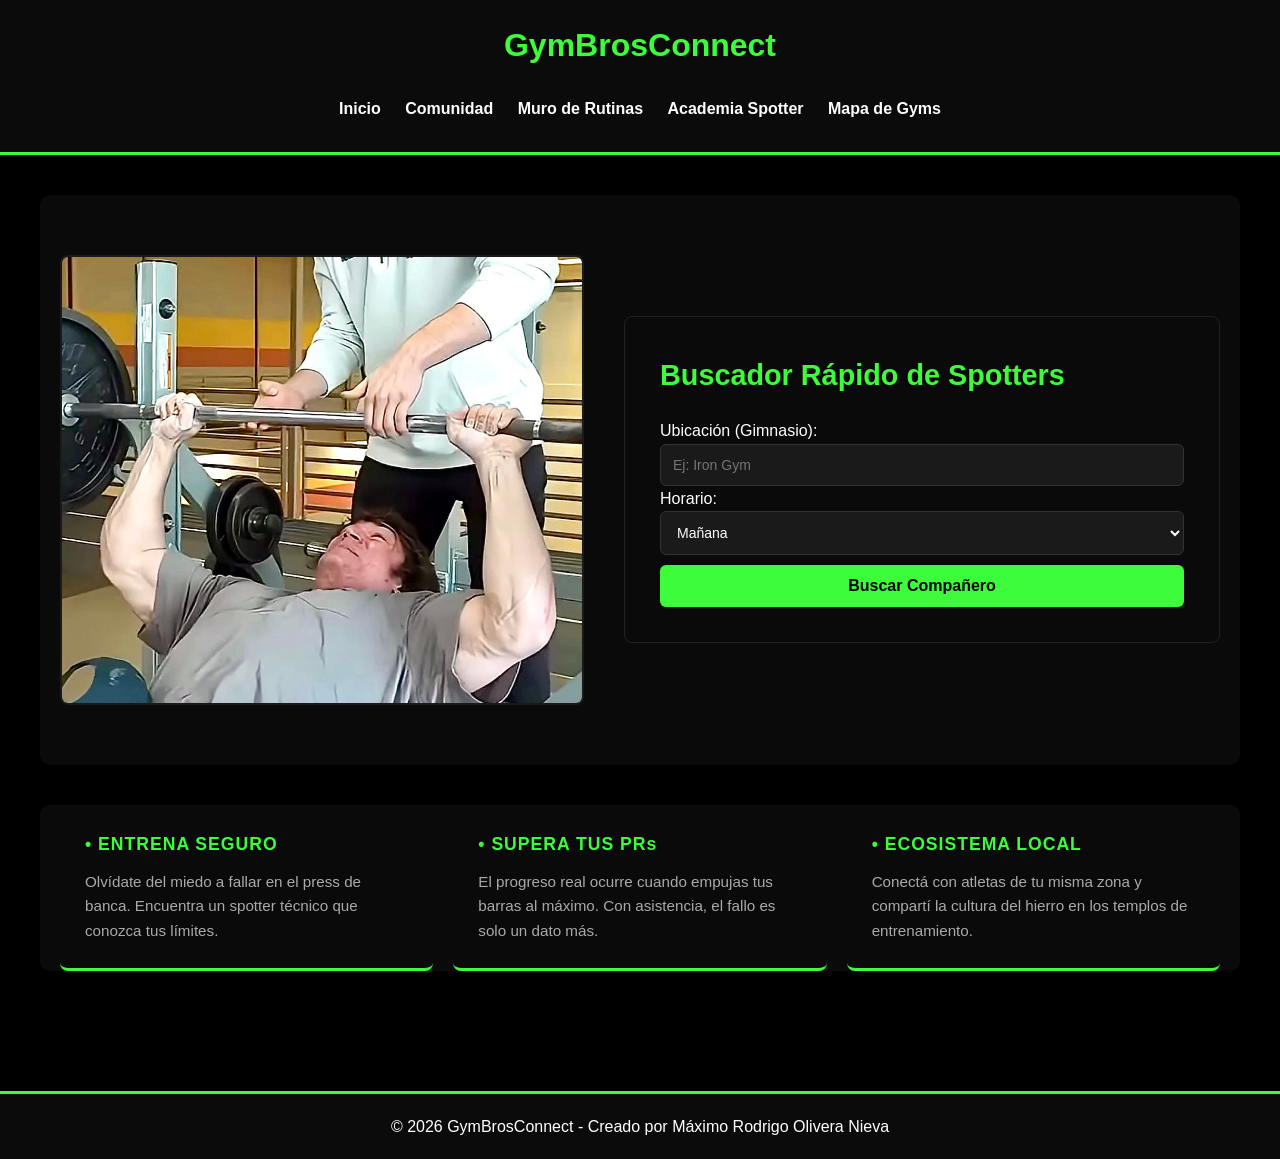
<file: index.html>
<!DOCTYPE html>
<html lang="es">
<head>
    <meta charset="UTF-8">
    <meta name="viewport" content="width=device-width, initial-scale=1.0">
    <title>GymBrosConnect | Inicio</title>
    <link rel="stylesheet" href="css/style.css">
</head>
<body> 
    <header>
        <h1>GymBrosConnect</h1>
        <nav>
            <ul>
                <li><a href="index.html">Inicio</a></li>
                <li><a href="pages/perfiles.html">Comunidad</a></li>
                <li><a href="pages/rutinas.html">Muro de Rutinas</a></li>
                <li><a href="pages/academia.html">Academia Spotter</a></li>
                <li><a href="pages/mapa.html">Mapa de Gyms</a></li>
            </ul>
        </nav>
    </header>

<main>
<section class="hero-container">
        <!-- Lado Izquierdo: La Foto Controlada -->
        <div class="hero-image-box">
            <img src="imagenes/sam-gym.jpeg" alt="Compañero asistiendo en press de banca" class="hero-img-fixed">
        </div>

        <!-- Lado Derecho: Tu Buscador Rápido -->
        <div class="hero-form-box">
            <h2>Buscador Rápido de Spotters</h2>
            <form>
                <label for="gym">Ubicación (Gimnasio):</label>
                <input type="text" id="gym" name="gym" placeholder="Ej: Iron Gym">
                
                <label for="horario">Horario:</label>
                <select id="horario" name="horario">
                    <option value="manana">Mañana</option>
                    <option value="tarde">Tarde</option>
                    <option value="noche">Noche</option>
                </select>
                
                <button type="submit">Buscar Compañero</button>
            </form>
        </div>
    </section>

 <!-- SECCIÓN EXTRA: PILARES DE LA COMUNIDAD -->
    <section class="caracteristicas-container">
        <div class="tarjeta-caracteristica">
            <h3>• ENTRENA SEGURO</h3>
            <p>Olvídate del miedo a fallar en el press de banca. Encuentra un spotter técnico que conozca tus límites.</p>
        </div>
        <div class="tarjeta-caracteristica">
            <h3>• SUPERA TUS PRs</h3>
            <p>El progreso real ocurre cuando empujas tus barras al máximo. Con asistencia, el fallo es solo un dato más.</p>
        </div>
        <div class="tarjeta-caracteristica">
            <h3>• ECOSISTEMA LOCAL</h3>
            <p>Conectá con atletas de tu misma zona y compartí la cultura del hierro en los templos de entrenamiento.</p>
        </div>
    </section>
    </main>

    <footer>
        <p>&copy; 2026 GymBrosConnect - Creado por Máximo Rodrigo Olivera Nieva</p>
    </footer>
<script src="js/script.js"></script>
</body>
</html>
</file>
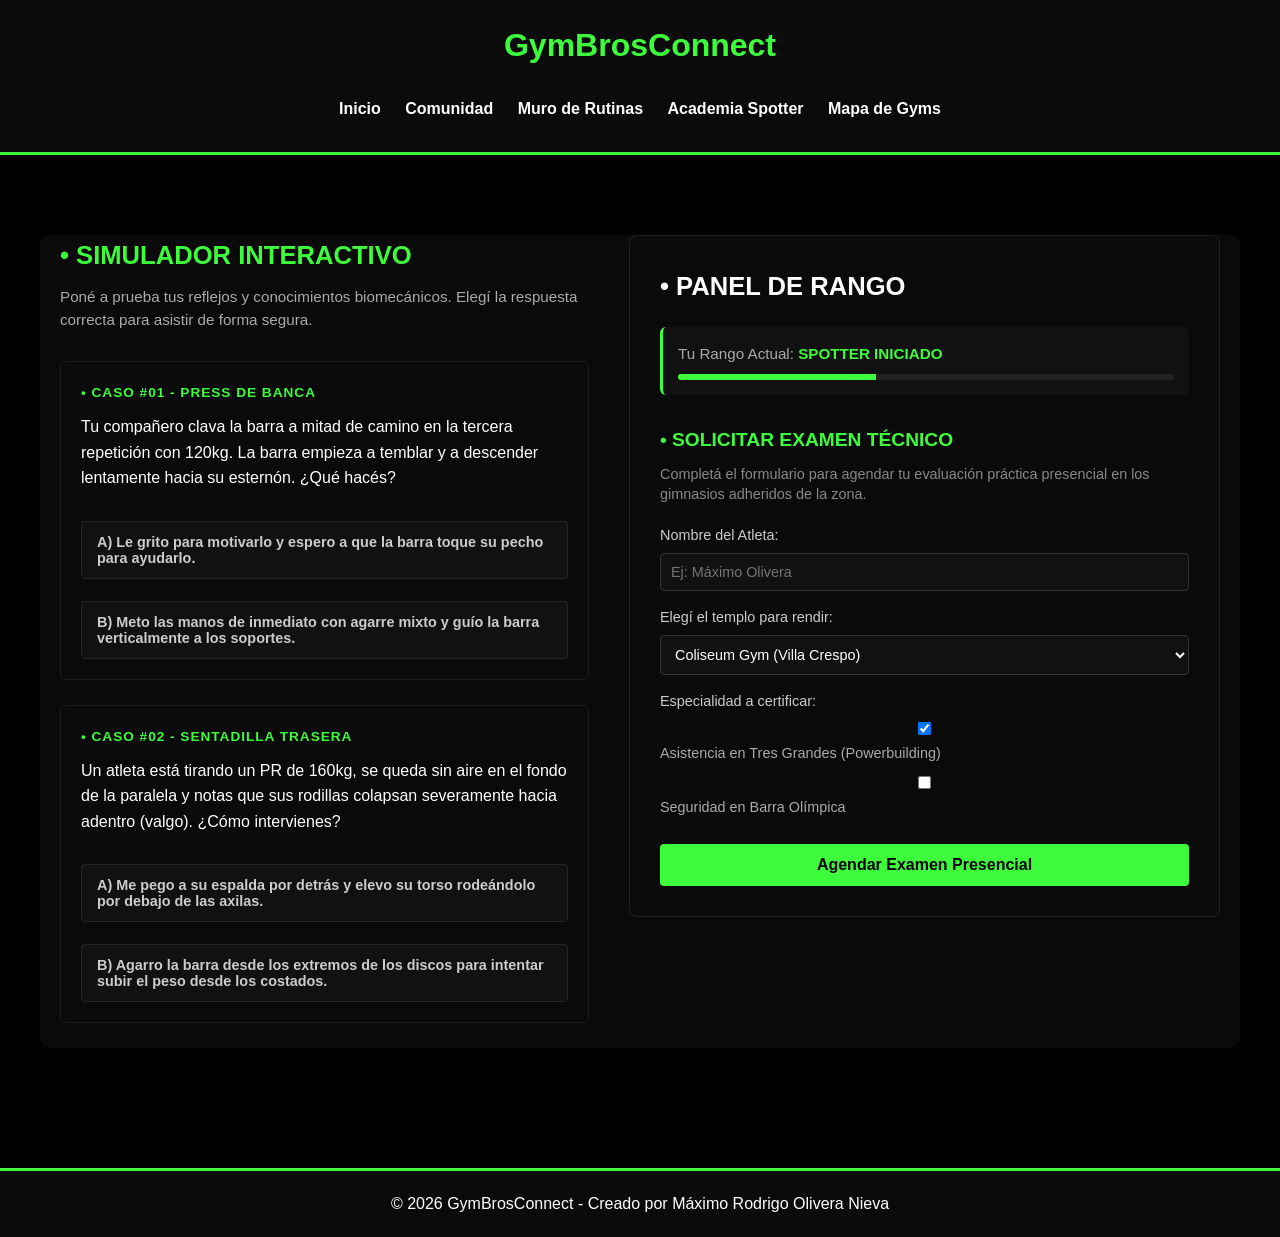
<file: academia.html>
<!DOCTYPE html>
<html lang="es">
<head>
    <meta charset="UTF-8">
    <meta name="viewport" content="width=device-width, initial-scale=1.0">
    <title>Academia Spotter | GymBrosConnect</title>
    <link rel="stylesheet" href="../css/style.css">
</head>
<body>
    <header>
        <h1>GymBrosConnect</h1>
        <nav>
            <ul>
                <li><a href="../index.html">Inicio</a></li>
                <li><a href="perfiles.html">Comunidad</a></li>
                <li><a href="rutinas.html">Muro de Rutinas</a></li>
                <li><a href="academia.html">Academia Spotter</a></li>
                <li><a href="mapa.html">Mapa de Gyms</a></li>
            </ul>
        </nav>
    </header>

    <main>
<!-- CONTENEDOR PRINCIPAL HORIZONTAL -->
    <section class="academia-layout">
        
        <!-- COLUMNA IZQUIERDA: EL SIMULADOR DE SPOTTEO -->
        <div class="simulador-box">
            <h2>• SIMULADOR INTERACTIVO</h2>
            <p class="simulador-bajada">Poné a prueba tus reflejos y conocimientos biomecánicos. Elegí la respuesta correcta para asistir de forma segura.</p>

            <!-- CASO 1: BANCA -->
            <div class="caso-card">
                <span class="caso-tag">• CASO #01 - PRESS DE BANCA</span>
                <p class="caso-pregunta">Tu compañero clava la barra a mitad de camino en la tercera repetición con 120kg. La barra empieza a temblar y a descender lentamente hacia su esternón. ¿Qué hacés?</p>
                <div class="opciones-grupo">
                    <button class="btn-opcion" onclick="alert('❌ INCORRECTO: Si la barra ya está descendiendo, el atleta perdió el control. Esperar a que toque el pecho puede causar una lesión grave en las costillas o el esternón.')">A) Le grito para motivarlo y espero a que la barra toque su pecho para ayudarlo.</button>
                    <button class="btn-opcion" onclick="alert('✅ ¡SPOTTEO PERFECTO!: Metés las manos de inmediato con agarre mixto (una palma arriba, otra abajo) y guiás la barra de forma vertical hacia los soportes, quitando el peso justo para que termine el recorrido de forma segura.')">B) Meto las manos de inmediato con agarre mixto y guío la barra verticalmente a los soportes.</button>
                </div>
            </div>

            <!-- CASO 2: SENTADILLA -->
            <div class="caso-card">
                <span class="caso-tag">• CASO #02 - SENTADILLA TRASERA</span>
                <p class="caso-pregunta">Un atleta está tirando un PR de 160kg, se queda sin aire en el fondo de la paralela y notas que sus rodillas colapsan severamente hacia adentro (valgo). ¿Cómo intervienes?</p>
                <div class="opciones-grupo">
                    <button class="btn-opcion" onclick="alert('✅ ¡SPOTTEO PERFECTO!: Te posicionás pegado detrás de su espalda, acompañando el recorrido, y si falla, rodeás su torso por debajo de las axilas para elevar la carga verticalmente usando la fuerza de tus piernas.')">A) Me pego a su espalda por detrás y elevo su torso rodeándolo por debajo de las axilas.</button>
                    <button class="btn-opcion" onclick="alert('❌ INCORRECTO: Agarrar la barra desde los extremos desestabiliza el peso por completo y puede hacer que el atleta pierda el equilibrio, causando una lesión espinal catastrófica.')">B) Agarro la barra desde los extremos de los discos para intentar subir el peso desde los costados.</button>
                </div>
            </div>
        </div>

        <!-- COLUMNA DERECHA: PANEL DE NIVEL Y EXAMEN -->
        <div class="certificacion-box">
            <h2>• PANEL DE RANGO</h2>
            <div class="rango-status">
                <p>Tu Rango Actual: <span class="rango-destacado">SPOTTER INICIADO</span></p>
                <div class="barra-progreso"><div class="progreso-verde"></div></div>
            </div>

            <h3 class="titulo-form-academia">• SOLICITAR EXAMEN TÉCNICO</h3>
            <p class="bajada-form-academia">Completá el formulario para agendar tu evaluación práctica presencial en los gimnasios adheridos de la zona.</p>
            
            <form class="academia-form">
                <div class="campo-academia">
                    <label>Nombre del Atleta:</label>
                    <input type="text" placeholder="Ej: Máximo Olivera">
                </div>

                <div class="campo-academia">
                    <label>Elegí el templo para rendir:</label>
                    <select>
                        <option>Coliseum Gym (Villa Crespo)</option>
                        <option>SportClub (Caballito)</option>
                        <option>Megatlon (Caballito)</option>
                    </select>
                </div>

                <div class="campo-academia">
                    <label>Especialidad a certificar:</label>
                    <div class="checkbox-group">
                        <label><input type="checkbox" checked> Asistencia en Tres Grandes (Powerbuilding)</label>
                        <label><input type="checkbox"> Seguridad en Barra Olímpica</label>
                    </div>
                </div>

                <button type="button" class="btn-academia-submit" onclick="alert('¡Solicitud registrada! Nos contactamos para coordinar tu examen de Spotter Técnico.')">Agendar Examen Presencial</button>
            </form>
        </div>

    </section>
    </main>

    <footer>
        <p>&copy; 2026 GymBrosConnect - Creado por Máximo Rodrigo Olivera Nieva</p>
    </footer>
</body>
</html>
</file>
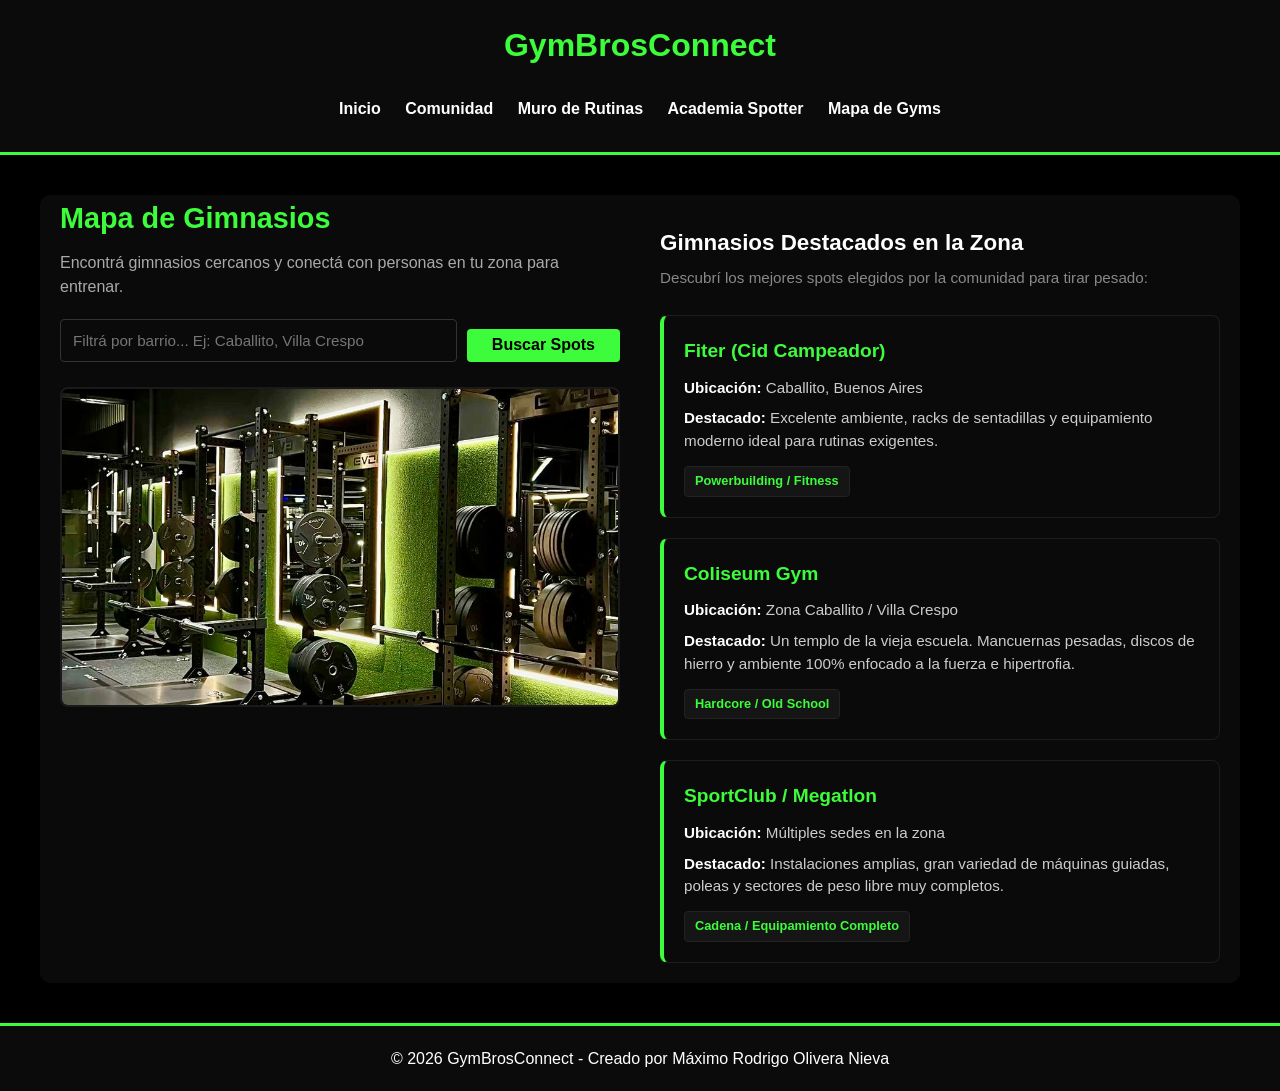
<file: mapa.html>
<!DOCTYPE html>
<html lang="es">
<head>
    <meta charset="UTF-8">
    <meta name="viewport" content="width=device-width, initial-scale=1.0">
    <title>GymBrosConnect | Mapa de Gyms</title>
    <link rel="stylesheet" href="../css/style.css">
</head>
<body>
    <header>
        <h1>GymBrosConnect</h1>
        <nav>
            <ul>
                <li><a href="../index.html">Inicio</a></li>
                <li><a href="perfiles.html">Comunidad</a></li>
                <li><a href="rutinas.html">Muro de Rutinas</a></li>
                <li><a href="academia.html">Academia Spotter</a></li>
                <li><a href="mapa.html">Mapa de Gyms</a></li>
            </ul>
        </nav>
    </header>

<!-- CONTENEDOR PRINCIPAL DOS COLUMNAS -->
    <section class="mapa-layout">
        
        <!-- COLUMNA IZQUIERDA: BUSCADOR Y ESTÉTICA -->
        <div class="mapa-col-izq">
            <h2>Mapa de Gimnasios</h2>
            <p class="mapa-bajada">Encontrá gimnasios cercanos y conectá con personas en tu zona para entrenar.</p>
            
            <!-- Buscador Interactivo Simulado -->
            <div class="buscador-gims-box">
                <input type="text" placeholder="Filtrá por barrio... Ej: Caballito, Villa Crespo">
                <button type="button" onclick="alert('Mostrando los mejores templos de la zona seleccionada')">Buscar Spots</button>
            </div>

            <img src="../imagenes/estetica de gimnasio.jpeg" alt="Estética de gimnasio" class="mapa-img-fixed">
        </div>

        <!-- COLUMNA DERECHA: TARJETAS DE GIMNASIOS -->
        <div class="mapa-col-der contenedor-gimnasios">
            <h3>Gimnasios Destacados en la Zona</h3>
            <p class="subtitulo-muro">Descubrí los mejores spots elegidos por la comunidad para tirar pesado:</p>

            <!-- Tarjeta 1 -->
            <article class="tarjeta-gym">
                <h4>Fiter (Cid Campeador)</h4>
                <p><strong>Ubicación:</strong> Caballito, Buenos Aires</p>
                <p><strong>Destacado:</strong> Excelente ambiente, racks de sentadillas y equipamiento moderno ideal para rutinas exigentes.</p>
                <span class="etiqueta-gym">Powerbuilding / Fitness</span>
            </article>

            <!-- Tarjeta 2 -->
            <article class="tarjeta-gym">
                <h4>Coliseum Gym</h4>
                <p><strong>Ubicación:</strong> Zona Caballito / Villa Crespo</p>
                <p><strong>Destacado:</strong> Un templo de la vieja escuela. Mancuernas pesadas, discos de hierro y ambiente 100% enfocado a la fuerza e hipertrofia.</p>
                <span class="etiqueta-gym">Hardcore / Old School</span>
            </article>

            <!-- Tarjeta 3 -->
            <article class="tarjeta-gym">
                <h4>SportClub / Megatlon</h4>
                <p><strong>Ubicación:</strong> Múltiples sedes en la zona</p>
                <p><strong>Destacado:</strong> Instalaciones amplias, gran variedad de máquinas guiadas, poleas y sectores de peso libre muy completos.</p>
                <span class="etiqueta-gym">Cadena / Equipamiento Completo</span>
            </article>
        </div>
    </section>

    <footer>
        <p>&copy; 2026 GymBrosConnect - Creado por Máximo Rodrigo Olivera Nieva</p>
    </footer>
</body>
</html>
</file>
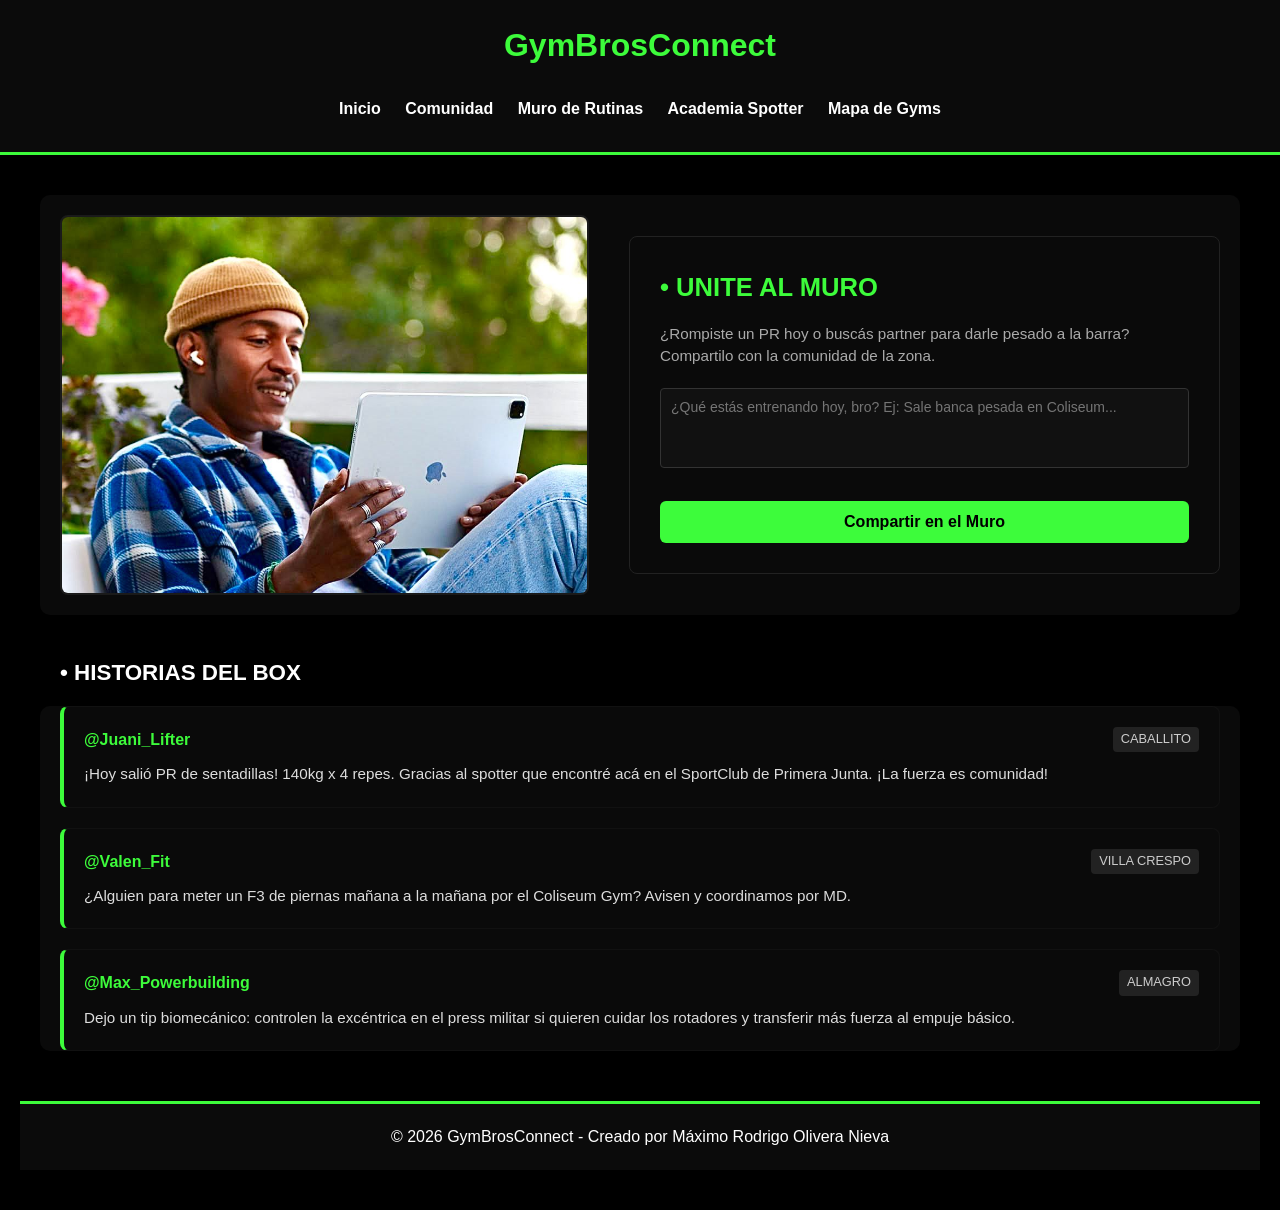
<file: perfiles.html>
<!DOCTYPE html>
<html lang="es">
<head>
    <meta charset="UTF-8">
    <meta name="viewport" content="width=device-width, initial-scale=1.0">
    <title>Comunidad | GymBrosConnect</title>
    <link rel="stylesheet" href="../css/style.css">
</head>
<body>
    <header>
        <h1>GymBrosConnect</h1>
        <nav>
            <ul>
                <li><a href="../index.html">Inicio</a></li>
                <li><a href="perfiles.html">Comunidad</a></li>
                <li><a href="rutinas.html">Muro de Rutinas</a></li>
                <li><a href="academia.html">Academia Spotter</a></li>
                <li><a href="mapa.html">Mapa de Gyms</a></li>
            </ul>
        </nav>
    </header>

    <main>
<section class="comunidad-hero">
        <div class="comunidad-image-box">
            <img src="../imagenes/comunidad-gym.jpeg" alt="Comunidad Gymbros" class="comunidad-img-fixed">
        </div>

        <div class="comunidad-share-box">
            <h2>• UNITE AL MURO</h2>
            <p>¿Rompiste un PR hoy o buscás partner para darle pesado a la barra? Compartilo con la comunidad de la zona.</p>
            <form class="mini-post-form">
                <textarea placeholder="¿Qué estás entrenando hoy, bro? Ej: Sale banca pesada en Coliseum..."></textarea>
                <button type="button" onclick="alert('¡Posteo enviado al muro de la comunidad!')">Compartir en el Muro</button>
            </form>
        </div>
    </section>

    <h2 class="titulo-muro">• HISTORIAS DEL BOX</h2>
    <section class="muro-feed">
        <div class="tarjeta-post">
            <div class="post-header">
                <span class="post-user">@Juani_Lifter</span>
                <span class="post-tag">Caballito</span>
            </div>
            <p class="post-content">¡Hoy salió PR de sentadillas! 140kg x 4 repes. Gracias al spotter que encontré acá en el SportClub de Primera Junta. ¡La fuerza es comunidad!</p>
        </div>

        <div class="tarjeta-post">
            <div class="post-header">
                <span class="post-user">@Valen_Fit</span>
                <span class="post-tag">Villa Crespo</span>
            </div>
            <p class="post-content">¿Alguien para meter un F3 de piernas mañana a la mañana por el Coliseum Gym? Avisen y coordinamos por MD.</p>
        </div>

        <div class="tarjeta-post">
            <div class="post-header">
                <span class="post-user">@Max_Powerbuilding</span>
                <span class="post-tag">Almagro</span>
            </div>
            <p class="post-content">Dejo un tip biomecánico: controlen la excéntrica en el press militar si quieren cuidar los rotadores y transferir más fuerza al empuje básico.</p>
        </div>
    </section>

    <footer>
        <p>&copy; 2026 GymBrosConnect - Creado por Máximo Rodrigo Olivera Nieva</p>
    </footer>
</body>
</html>
</file>
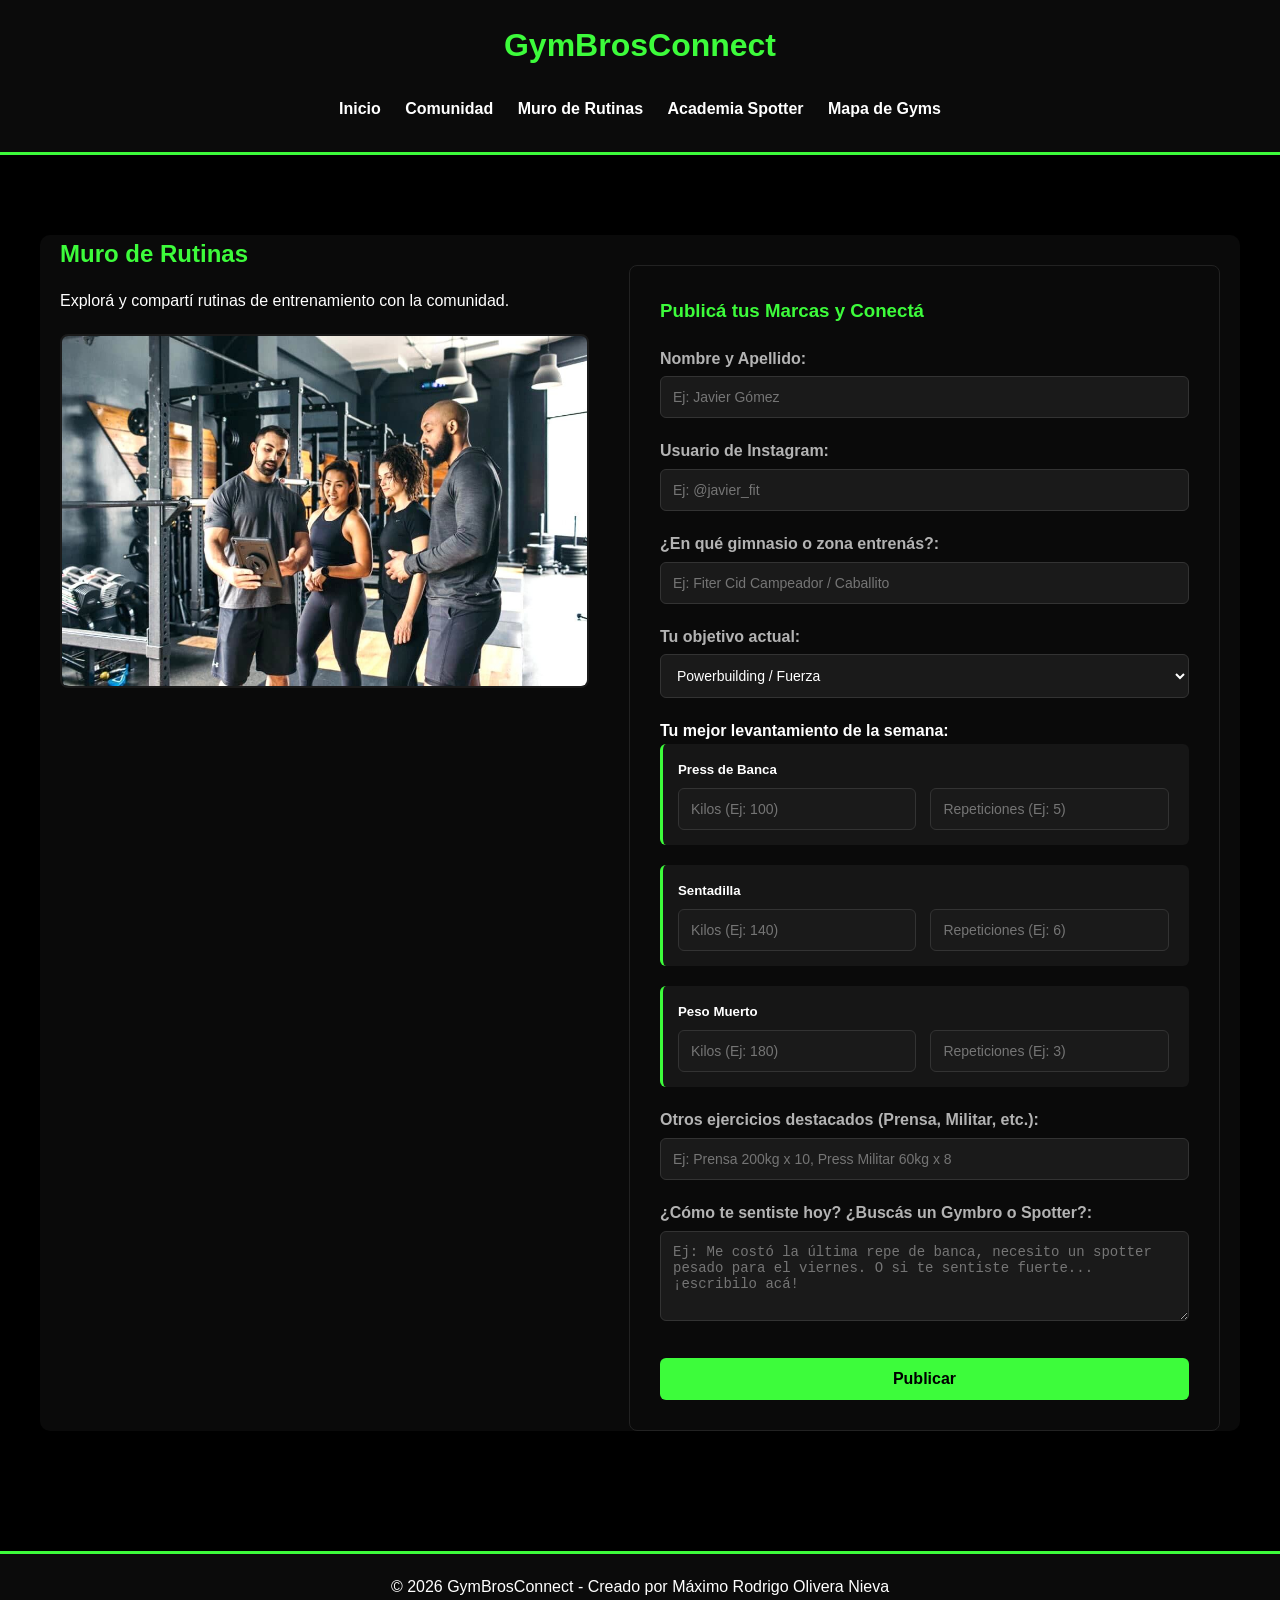
<file: rutinas.html>
<!DOCTYPE html>
<html lang="es">
<head>
    <meta charset="UTF-8">
    <meta name="viewport" content="width=device-width, initial-scale=1.0">
    <title>Muro de Rutinas | GymBrosConnect</title>
    <link rel="stylesheet" href="../css/style.css">
</head>
<body>
    <header>
        <h1>GymBrosConnect</h1>
        <nav>
            <ul>
                <li><a href="../index.html">Inicio</a></li>
                <li><a href="perfiles.html">Comunidad</a></li>
                <li><a href="rutinas.html">Muro de Rutinas</a></li>
                <li><a href="academia.html">Academia Spotter</a></li>
                <li><a href="mapa.html">Mapa de Gyms</a></li>
            </ul>
        </nav>
    </header>

    <main>
        <!-- Contenedor principal que agrupa las dos columnas -->
    <section class="muro-container">
        
        <!-- COLUMNA IZQUIERDA: Títulos e Imagen -->
        <div class="muro-col-izq">
            <h2>Muro de Rutinas</h2>
            <p>Explorá y compartí rutinas de entrenamiento con la comunidad.</p>
            <img src="../imagenes/grupo-gym.jpeg" alt="Grupo de gymbros entrenando" class="muro-img-fixed">
        </div>

        <!-- COLUMNA DERECHA: El inicio del Formulario -->
        <div class="contenedor-formulario muro-col-der">
                <h3>Publicá tus Marcas y Conectá</h3>
                <form action="#">
                    
                    <div class="grupo-campo">
                        <label for="nombre">Nombre y Apellido:</label>
                        <input type="text" id="nombre" name="nombre" placeholder="Ej: Javier Gómez" required>
                    </div>

                    <div class="grupo-campo">
                        <label for="instagram">Usuario de Instagram:</label>
                        <input type="text" id="instagram" name="instagram" placeholder="Ej: @javier_fit" required>
                    </div>

                    <div class="grupo-campo">
                        <label for="gimnasio">¿En qué gimnasio o zona entrenás?:</label>
                        <input type="text" id="gimnasio" name="gimnasio" placeholder="Ej: Fiter Cid Campeador / Caballito" required>
                    </div>

                    <div class="grupo-campo">
                        <label for="objetivo">Tu objetivo actual:</label>
                        <select id="objetivo" name="objetivo">
                            <option value="fuerza">Powerbuilding / Fuerza</option>
                            <option value="hipertrofia">Estética / Hipertrofia</option>
                            <option value="definicion">Definición</option>
                        </select>
                    </div>

                    <h4>Tu mejor levantamiento de la semana:</h4>
                    
                    <div class="bloque-ejercicio">
                        <h5>Press de Banca</h5>
                        <input type="number" name="banca-kg" placeholder="Kilos (Ej: 100)" min="0">
                        <input type="number" name="banca-reps" placeholder="Repeticiones (Ej: 5)" min="0">
                    </div>

                    <div class="bloque-ejercicio">
                        <h5>Sentadilla</h5>
                        <input type="number" name="sentadilla-kg" placeholder="Kilos (Ej: 140)" min="0">
                        <input type="number" name="sentadilla-reps" placeholder="Repeticiones (Ej: 6)" min="0">
                    </div>

                    <div class="bloque-ejercicio">
                        <h5>Peso Muerto</h5>
                        <input type="number" name="deadlift-kg" placeholder="Kilos (Ej: 180)" min="0">
                        <input type="number" name="deadlift-reps" placeholder="Repeticiones (Ej: 3)" min="0">
                    </div>

                    <div class="grupo-campo">
                        <label for="otros-ejercicios">Otros ejercicios destacados (Prensa, Militar, etc.):</label>
                        <input type="text" id="otros-ejercicios" name="otros-ejercicios" placeholder="Ej: Prensa 200kg x 10, Press Militar 60kg x 8">
                    </div>

                    <div class="grupo-campo">
                        <label for="comentarios">¿Cómo te sentiste hoy? ¿Buscás un Gymbro o Spotter?:</label>
                        <textarea id="comentarios" name="comentarios" rows="4" placeholder="Ej: Me costó la última repe de banca, necesito un spotter pesado para el viernes. O si te sentiste fuerte... ¡escribilo acá!"></textarea>
                    </div>

                    <button type="submit" class="btn-publicar">Publicar</button>
                </form>
            </div>
        </section>
    </main>

    <footer>
        <p>&copy; 2026 GymBrosConnect - Creado por Máximo Rodrigo Olivera Nieva</p>
    </footer>
<script src="../js/script.js"></script>
</body>
</html>
</file>
<file: css/style.css>
/* * RESET * */
* {
    margin: 0;
    padding: 0;
    box-sizing: border-box;
}

/* * BODY * */
body {
    font-family: Arial, Helvetica, sans-serif;
    background-color: #000000; /* Negro oscuridad absoluta */
    color: white;
    line-height: 1.6;
}

/* * HEADER * */
header {
    background-color: #0b0b0b; /* Encabezado casi negro */
    padding: 20px;
    text-align: center;
    border-bottom: 3px solid #3dfc3b; /* Tu nuevo Verde Flúor */
}

header h1 {
    color: #3dfc3b; /* Letras principales en Verde Flúor */
    margin-bottom: 15px;
}

/* * NAV * */
nav ul {
    list-style: none;
}

nav ul li {
    display: inline-block;
    margin: 10px;
}

nav ul li a {
    color: white;
    text-decoration: none;
    font-weight: bold;
    transition: 0.3s;
}

nav ul li a:hover {
    color: #3dfc3b; /* Iluminación Verde Flúor al pasar el mouse */
}

/* * MAIN * */
main {
    padding: 40px 20px;
}

main img {
    width: 100%;
    max-width: 550px;
    height: auto;
    display: block;
    margin: 20px 0;
    border-radius: 6px;
    border: 1px solid #1a1a1a;
}

/* * SECTIONS * */
section {
    margin-bottom: 50px;
    background-color: #0a0a0a; /* Fondo de sección muy oscuro */
    padding: 25px;
    border-radius: 10px;
}

h2 {
    color: #3dfc3b; /* Subtítulos en Verde Flúor */
    margin-bottom: 15px;
}

/* * FORM (Muro de Rutinas) * */
form {
    margin-top: 20px;
}

.contenedor-formulario {
    background-color: #111111; /* Gris carbono para resaltar del fondo */
    padding: 25px;
    border-radius: 8px;
    border: 1px solid #222222;
    margin-top: 30px;
    max-width: 600px;
}

.contenedor-formulario h3 {
    color: #3dfc3b;
    margin-bottom: 20px;
}

.grupo-campo {
    margin-bottom: 20px;
}

.grupo-campo label {
    display: block;
    font-weight: bold;
    margin-bottom: 5px;
    color: #b3b3b3; /* Gris claro para etiquetas secundarias */
}

/* Estilos para inputs, select y cuadro de texto largo */
input, select, textarea {
    width: 100%;
    padding: 12px;
    background-color: #1a1a1a; /* Fondo oscuro para las cajas */
    color: white;
    border: 1px solid #333333;
    border-radius: 6px;
    font-size: 14px;
}

/* Cuando hacés clic para escribir, se ilumina en verde flúor */
input:focus, select:focus, textarea:focus {
    outline: none;
    border-color: #3dfc3b;
}

/* Bloques para Kilos y Repes en paralelo */
.bloque-ejercicio {
    background-color: #161616;
    padding: 15px;
    border-radius: 6px;
    margin-bottom: 15px;
    border-left: 3px solid #3dfc3b; /* Línea flúor de diseño al costado */
}

.bloque-ejercicio h5 {
    margin-bottom: 8px;
    color: white;
}

.bloque-ejercicio input {
    width: 48%;
    display: inline-block;
    margin-right: 2%;
}

.bloque-ejercicio input:last-child {
    margin-right: 0;
}

/* * TARGETAS GIMNASIOS (Mapa de Gyms) * */
.contenedor-gimnasios {
    margin-top: 30px;
    max-width: 800px;
}

.contenedor-gimnasios h3 {
    color: white;
    margin-bottom: 15px;
}

.tarjeta-gym {
    background-color: #111111; /* Gris carbono de fondo */
    padding: 20px;
    border-radius: 8px;
    margin-bottom: 20px;
    border: 1px solid #222222;
    transition: 0.3s;
}

/* Efecto pro: al pasar el mouse por el gym, brilla el borde en flúor */
.tarjeta-gym:hover {
    border-color: #3dfc3b;
    transform: translateY(-2px);
}

.tarjeta-gym h4 {
    color: #3dfc3b; /* Nombre del Gym en verde flúor */
    margin-bottom: 10px;
    font-size: 18px;
}

.tarjeta-gym p {
    font-size: 14px;
    color: #e0e0e0;
    margin-bottom: 5px;
}

.etiqueta-gym {
    display: inline-block;
    background-color: rgba(61, 252, 59, 0.1); /* Fondo verde traslúcido */
    color: #3dfc3b;
    padding: 4px 10px;
    border-radius: 4px;
    font-size: 12px;
    font-weight: bold;
    margin-top: 10px;
    border: 1px solid rgba(61, 252, 59, 0.3);
}

/* * BUTTONS * */
button, .btn-publicar {
    background-color: #3dfc3b; /* Fondo Verde Flúor */
    color: black; /* Letras negras para un contraste brutal */
    padding: 12px 24px;
    border: none;
    border-radius: 6px;
    cursor: pointer;
    font-weight: bold;
    font-size: 16px;
    transition: 0.3s;
    width: 100%;
    margin-top: 10px;
}

button:hover, .btn-publicar:hover {
    background-color: white; /* Cambia a blanco al pasar el mouse */
    color: black;
}

/* * FOOTER * */
footer {
    background-color: #0b0b0b;
    text-align: center;
    padding: 20px;
    margin-top: 40px;
    border-top: 3px solid #3dfc3b;
}


/* --- ESTRUCTURA HERO (FOTO + FORMULARIO AL LADO) --- */
.hero-container {
    display: flex;
    flex-direction: row;
    align-items: center;
    justify-content: space-between;
    gap: 40px; /* Separa la foto del buscador */
    padding: 40px 20px;
    max-width: 1200px;
    margin: 0 auto;
}

/* Le damos mitad de espacio a cada caja */
.hero-image-box, 
.hero-form-box {
    flex: 1;
    width: 50%;
}

/* Domamos la foto vertical para que encaje estética en PC */
.hero-img-fixed {
    width: 100%;
    height: 450px; /* Altura controlada */
    object-fit: cover; /* Recorta de forma inteligente sin deformar */
    border-radius: 8px;
    border: 2px solid #1a1a1a;
}

/* Caja brutalista para el formulario */
.hero-form-box {
    background-color: #0a0a0a; 
    padding: 35px;
    border-radius: 8px;
    border: 1px solid #222222;
}

.hero-form-box h2 {
    color: #3dfc3b; /* Tu verde flúor */
    font-size: 1.8rem;
    margin-bottom: 20px;
} 
/* --- SECCIÓN CARACTERÍSTICAS (TRES COLUMNAS BRUTALISTAS) --- */
.caracteristicas-container {
    display: flex;
    flex-direction: row;
    justify-content: space-between;
    gap: 20px;
    max-width: 1200px;
    margin: 40px auto;
    padding: 0 20px;
}

.tarjeta-caracteristica {
    flex: 1;
    background-color: #0a0a0a;
    padding: 25px;
    border-radius: 8px;
    border-bottom: 3px solid #3dfc3b;
    text-align: left;
}

.tarjeta-caracteristica h3 {
    color: #3dfc3b;
    font-size: 1.1rem;
    margin-bottom: 12px;
    font-weight: bold;
    letter-spacing: 1px;
}

.tarjeta-caracteristica p {
    color: #aaaaaa;
    font-size: 0.95rem;
    line-height: 1.6;
}
/* --- SECCIÓN COMUNIDAD DISEÑO COMPACTO --- */
.comunidad-hero {
    display: flex;
    flex-direction: row;
    align-items: center;
    justify-content: space-between;
    gap: 40px;
    max-width: 1200px;
    margin: 0 auto 40px auto;
    padding: 0 20px;
}

.comunidad-image-box, 
.comunidad-share-box {
    flex: 1;
    width: 50%;
}

.comunidad-img-fixed {
    width: 100%;
    height: 380px;
    object-fit: cover;
    border-radius: 8px;
    border: 2px solid #1a1a1a;
}

.comunidad-share-box {
    background-color: #0a0a0a;
    padding: 30px;
    border-radius: 8px;
    border: 1px solid #222222;
}

.comunidad-share-box h2 {
    color: #3dfc3b;
    font-size: 1.6rem;
    margin-bottom: 15px;
}

.comunidad-share-box p {
    color: #aaaaaa;
    font-size: 0.95rem;
    line-height: 1.5;
    margin-bottom: 15px;
}

.mini-post-form textarea {
    width: 100%;
    height: 80px;
    background-color: #111111;
    border: 1px solid #333333;
    border-radius: 4px;
    color: #ffffff;
    padding: 10px;
    font-family: Arial, sans-serif;
    resize: none;
    margin-bottom: 15px;
}

.mini-post-form textarea:focus {
    outline: none;
    border-color: #3dfc3b;
}

/* --- FEED DEL MURO DE COMUNIDAD --- */
.titulo-muro {
    max-width: 1200px;
    margin: 20px auto 15px auto;
    padding: 0 20px;
    color: #ffffff;
    font-size: 1.4rem;
}

.muro-feed {
    display: flex;
    flex-direction: column;
    gap: 20px;
    max-width: 1200px;
    margin: 0 auto 50px auto;
    padding: 0 20px;
}

.tarjeta-post {
    background-color: #0a0a0a;
    padding: 20px;
    border-radius: 8px;
    border-left: 4px solid #3dfc3b; /* Línea verde característica al costado */
    border-top: 1px solid #111111;
    border-right: 1px solid #111111;
    border-bottom: 1px solid #111111;
}

.post-header {
    display: flex;
    justify-content: space-between;
    margin-bottom: 10px;
}

.post-user {
    color: #3dfc3b;
    font-weight: bold;
    font-size: 1rem;
}

.post-tag {
    background-color: #222222;
    color: #cccccc;
    padding: 2px 8px;
    border-radius: 4px;
    font-size: 0.8rem;
    text-transform: uppercase;
}

.post-content {
    color: #dddddd;
    font-size: 0.95rem;
    line-height: 1.6;
} 
/* --- DISEÑO MURO DE RUTINAS (FOTO + FORMULARIO AL LADO) --- */
.muro-container {
    display: flex;
    flex-direction: row;
    align-items: flex-start;
    justify-content: space-between;
    gap: 40px;
    max-width: 1200px;
    margin: 40px auto;
    padding: 0 20px;
}

/* Distribución de las dos columnas */
.muro-col-izq {
    flex: 1;
    width: 45%;
    position: sticky;
    top: 20px;
}

.contenedor-formulario.muro-col-der {
    flex: 1;
    width: 55%;
    background-color: #0a0a0a;
    padding: 30px;
    border-radius: 8px;
    border: 1px solid #222222;
}

/* Control de la foto del muro */
.muro-img-fixed {
    width: 100%;
    height: auto;
    max-height: 400px;
    object-fit: cover;
    border-radius: 8px;
    border: 2px solid #1a1a1a;
    margin-top: 20px;
}

/* Ajustes para los campos del formulario */
.grupo-campo, .bloque-ejercicio {
    margin-bottom: 20px;
}

.contenedor-formulario h3 {
    color: #3dfc3b;
    margin-bottom: 15px;
}
/* --- SECCIÓN ACADEMIA INTERACTIVA (SIN IMÁGENES) --- */
.academia-layout {
    display: flex;
    flex-direction: row;
    justify-content: space-between;
    align-items: flex-start;
    gap: 40px;
    max-width: 1200px;
    margin: 40px auto;
    padding: 0 20px;
}

/* Distribución simétrica 50% y 50% */
.simulador-box {
    flex: 1;
    width: 50%;
}

.certificacion-box {
    flex: 1;
    width: 50%;
    background-color: #0a0a0a;
    padding: 30px;
    border-radius: 8px;
    border: 1px solid #222222;
}

/* Estilos del Simulador (Lado Izquierdo) */
.simulador-box h2 {
    color: #3dfc3b; /* Tu verde flúor */
    font-size: 1.6rem;
    margin-bottom: 10px;
}

.simulador-bajada {
    color: #aaaaaa;
    font-size: 0.95rem;
    line-height: 1.5;
    margin-bottom: 30px;
}

.caso-card {
    background-color: #0a0a0a;
    border: 1px solid #1c1c1c;
    border-radius: 6px;
    padding: 20px;
    margin-bottom: 25px;
}

.caso-tag {
    color: #3dfc3b;
    font-weight: bold;
    font-size: 0.85rem;
    letter-spacing: 1px;
    display: block;
    margin-bottom: 10px;
}

.caso-pregunta {
    color: #ffffff;
    font-size: 1rem;
    line-height: 1.6;
    margin-bottom: 20px;
}

.opciones-grupo {
    display: flex;
    flex-direction: column;
    gap: 12px;
}

.btn-opcion {
    background-color: #111111;
    color: #cccccc;
    border: 1px solid #252525;
    padding: 12px 15px;
    text-align: left;
    border-radius: 4px;
    cursor: pointer;
    font-size: 0.9rem;
    transition: all 0.2s ease;
}

.btn-opcion:hover {
    border-color: #3dfc3b;
    color: #ffffff;
    background-color: #151515;
}

/* Estilos del Panel de Rango y Formulario (Lado Derecho) */
.certificacion-box h2 {
    color: #ffffff;
    font-size: 1.6rem;
    margin-bottom: 20px;
}

.rango-status {
    background-color: #111111;
    padding: 15px;
    border-radius: 6px;
    margin-bottom: 30px;
    border-left: 3px solid #3dfc3b;
}

.rango-status p {
    color: #aaaaaa;
    font-size: 0.95rem;
    margin-bottom: 8px;
}

.rango-destacado {
    color: #3dfc3b;
    font-weight: bold;
}

.barra-progreso {
    width: 100%;
    height: 6px;
    background-color: #222222;
    border-radius: 3px;
    overflow: hidden;
}

.progreso-verde {
    width: 40%;
    height: 100%;
    background-color: #3dfc3b;
}

.titulo-form-academia {
    color: #3dfc3b;
    font-size: 1.2rem;
    margin-bottom: 8px;
}

.bajada-form-academia {
    color: #888888;
    font-size: 0.9rem;
    margin-bottom: 20px;
    line-height: 1.4;
}

/* Campos de entrada rústicos */
.campo-academia {
    margin-bottom: 15px;
}

.campo-academia label {
    display: block;
    color: #cccccc;
    font-size: 0.9rem;
    margin-bottom: 6px;
}

.campo-academia input[type="text"],
.campo-academia select {
    width: 100%;
    background-color: #111111;
    border: 1px solid #333333;
    color: #ffffff;
    padding: 10px;
    border-radius: 4px;
    font-size: 0.9rem;
}

.campo-academia input:focus,
.campo-academia select:focus {
    outline: none;
    border-color: #3dfc3b;
}

.checkbox-group label {
    display: block;
    margin-bottom: 8px;
    font-size: 0.9rem;
    color: #aaaaaa;
}

.btn-academia-submit {
    width: 100%;
    background-color: #3dfc3b;
    color: #000000;
    border: none;
    padding: 12px;
    font-weight: bold;
    font-size: 1rem;
    border-radius: 4px;
    cursor: pointer;
    margin-top: 10px;
}

.btn-academia-submit:hover {
    background-color: #32d630;
}
/* --- SECCIÓN MAPA DE GIMNASIOS (DISEÑO HORIZONTAL) --- */
.mapa-layout {
    display: flex;
    flex-direction: row;
    justify-content: space-between;
    align-items: flex-start;
    gap: 40px;
    max-width: 1200px;
    margin: 40px auto;
    padding: 0 20px;
}

/* División de pantallas */
.mapa-col-izq {
    flex: 1;
    width: 45%;
    position: sticky;
    top: 20px;
}

.mapa-col-der {
    flex: 1;
    width: 55%;
}

/* Estilos de la izquierda */
.mapa-col-izq h2 {
    color: #3dfc3b; /* Tu verde flúor */
    font-size: 1.8rem;
    margin-bottom: 10px;
}

.mapa-bajada {
    color: #aaaaaa;
    font-size: 1rem;
    line-height: 1.5;
    margin-bottom: 20px;
}

/* Caja del Buscador rústico */
.buscador-gims-box {
    display: flex;
    gap: 10px;
    margin-bottom: 25px;
}

.buscador-gims-box input {
    flex: 1;
    width: 100%; /* Esto obliga al cuadro a estirarse hacia la izquierda */
    background-color: #0a0a0a;
    border: 1px solid #333333;
    color: #ffffff;
    padding: 12px;
    border-radius: 4px;
    font-size: 0.95rem;
}

.buscador-gims-box input:focus {
    outline: none;
    border-color: #3dfc3b;
}

.buscador-gims-box button {
    width: auto; /* Anula el ancho completo para que no aplaste al input */
    background-color: #3dfc3b;
    color: #000000;
    border: none;
    padding: 0 25px;
    font-weight: bold;
    border-radius: 4px;
    cursor: pointer;
    white-space: nowrap;
}
.mapa-img-fixed {
    width: 100%;
    height: 320px;
    object-fit: cover;
    border-radius: 8px;
    border: 2px solid #1a1a1a;
}

/* Estilos de las tarjetas (Derecha) */
.mapa-col-der h3 {
    color: #ffffff;
    font-size: 1.4rem;
    margin-bottom: 5px;
}

.subtitulo-muro {
    color: #888888;
    font-size: 0.95rem;
    margin-bottom: 25px;
}

.tarjeta-gym {
    background-color: #0a0a0a;
    border: 1px solid #1c1c1c;
    padding: 20px;
    border-radius: 8px;
    margin-bottom: 20px;
    border-left: 4px solid #3dfc3b; /* Detalle brutalista verde al costado */
}

.tarjeta-gym h4 {
    color: #3dfc3b;
    font-size: 1.2rem;
    margin-bottom: 10px;
}

.tarjeta-gym p {
    color: #cccccc;
    font-size: 0.95rem;
    line-height: 1.5;
    margin-bottom: 8px;
}

.tarjeta-gym strong {
    color: #ffffff;
}

.etiqueta-gym {
    display: inline-block;
    background-color: #151515;
    color: #3dfc3b;
    border: 1px solid #222222;
    padding: 4px 10px;
    font-size: 0.8rem;
    border-radius: 4px;
    margin-top: 5px;
    font-weight: bold;
}
/* * RESPONSIVE * */ 
@media(max-width: 768px) {
    nav ul li {
        display: block;
        margin: 15px 0;
    }
    
    main {
        padding: 20px;
    }
    
    .bloque-ejercicio input {
        width: 100%;
        margin-right: 0;
        margin-bottom: 10px;
    }
    
    .bloque-ejercicio input:last-child {
        margin-bottom: 0;
    }
}
</file>
